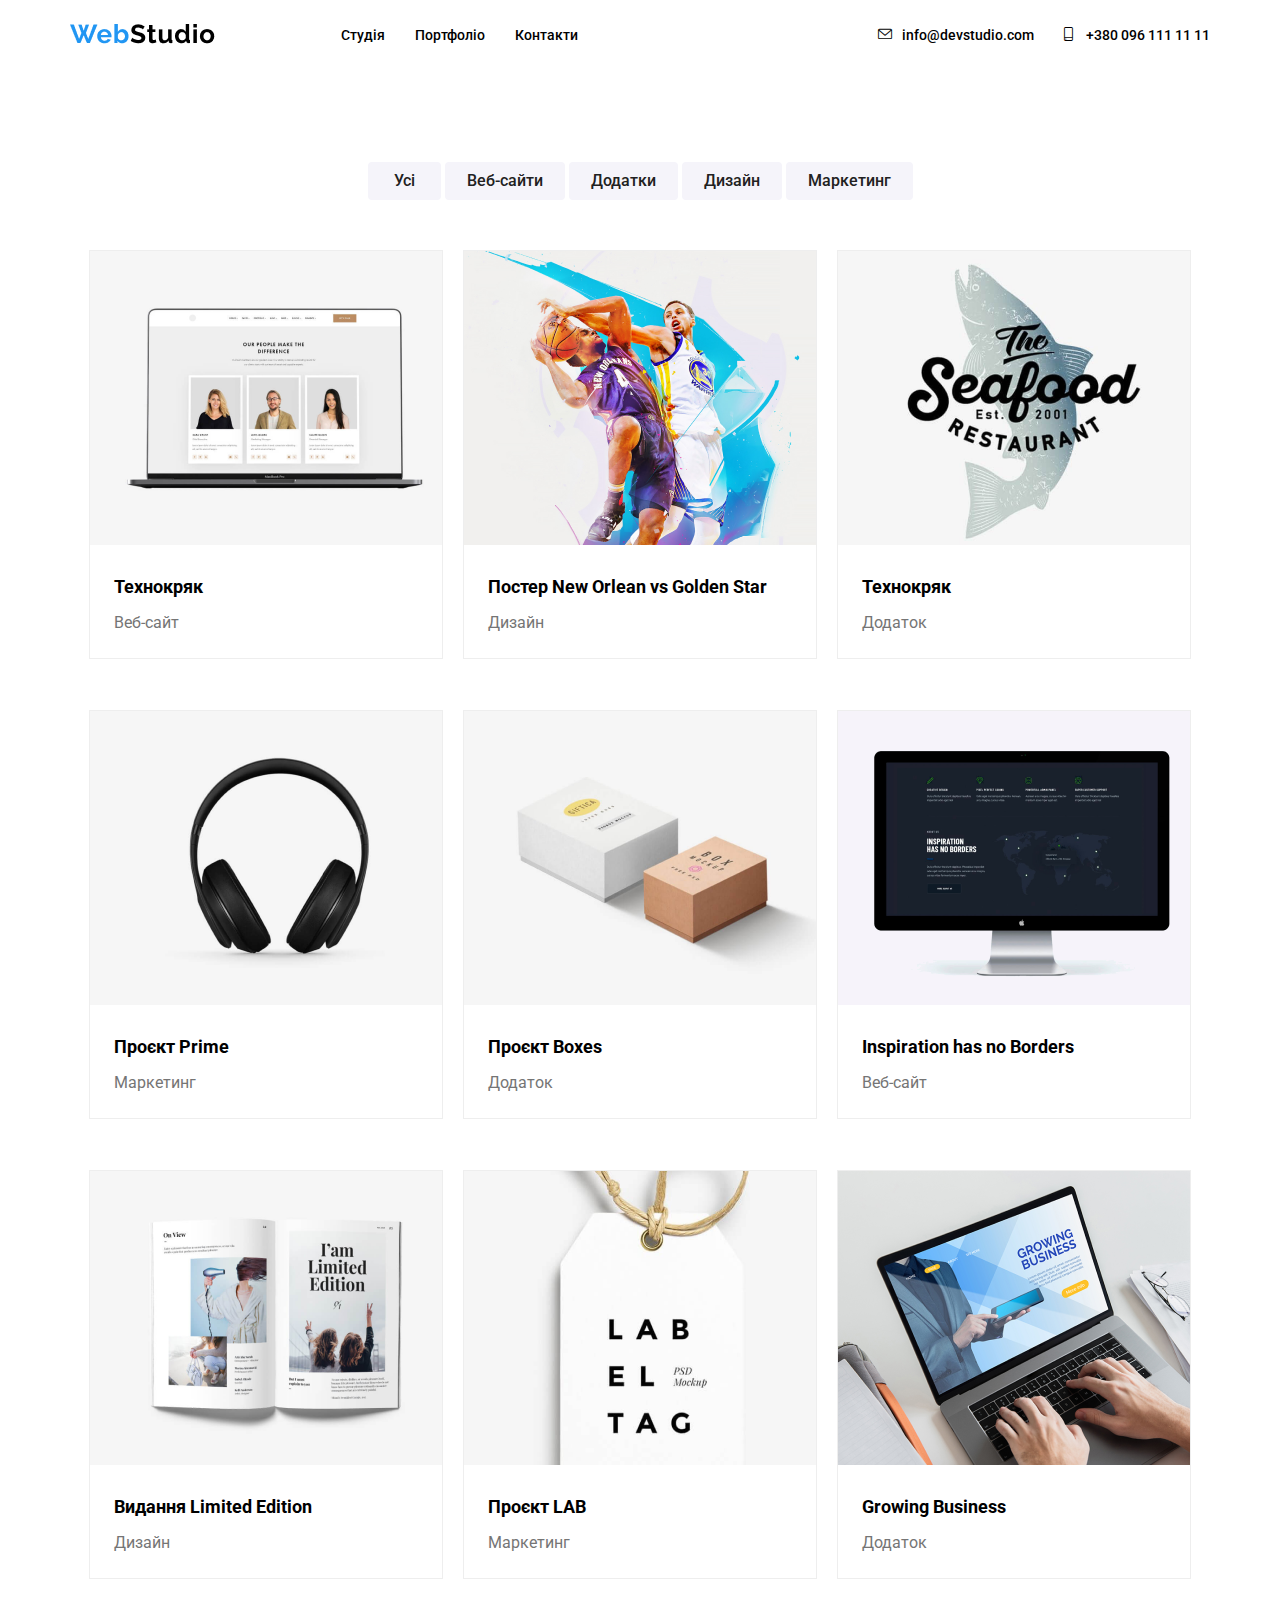
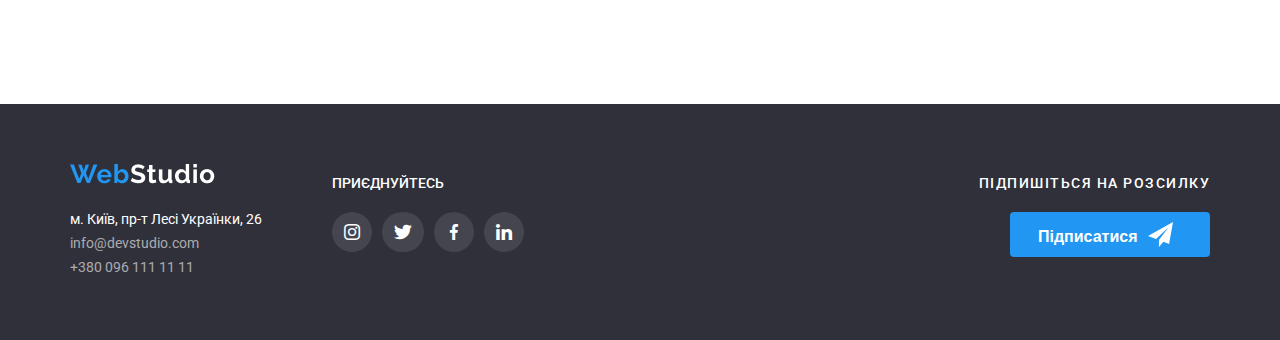
<file: portfolio.html>
<!DOCTYPE html>
<html lang="en">

<head>
  <meta charset="UTF-8" />
  <meta name="viewport" content="width=device-width, initial-scale=1.0" />
  <link rel="preconnect" href="https://fonts.googleapis.com" />
  <link rel="preconnect" href="https://fonts.gstatic.com" crossorigin />
  <link href="https://fonts.googleapis.com/css2?family=Roboto:wght@400;700;900&display=swap" rel="stylesheet" />
  <link rel="preconnect" href="https://fonts.googleapis.com">
  <link rel="preconnect" href="https://fonts.gstatic.com" crossorigin>
  <link href="https://fonts.googleapis.com/css2?family=Roboto:wght@500&display=swap" rel="stylesheet">
  <link rel="preconnect" href="css/normilize.css">
  <link rel="stylesheet" href="icons/style.css">
  <link rel="stylesheet" href="css/style.css" />
  <link rel="stylesheet" href="https://cdnjs.cloudflare.com/ajax/libs/animate.css/4.1.1/animate.min.css">
  <link rel="stylesheet" href="js/main.js">
  <title>portfolio</title>
</head>

<body>
  <!--шапка-->
  <header class="header">
    <div class="container">
      <img class="header__logo" src="webstudioimg/logo.png" alt="logo" />
      <nav class="nav">
       <div class="nav-wrap">
        <input class="nav-input" type="checkbox" id="toggle">
                    <label class="toggle" for="toggle">
                        <span></span>
                    </label>
        <ul class="nav-menu">
          <li class="nav-link"> <a class="nav__item nav__item--active nav__item-big" id="studia" href="index.html">Студія</a></li>
          <li class="nav-link"><a class="nav__item nav__item--active nav__item-big" href="portfolio.html">Портфоліо</a></li>
          <li class="nav-link"><a class="nav__item nav__item--active nav__item-big nav-item-contacts" id="header-nav-third-element" href="#">Контакти</a></li>
          <ul class="tel-and-mail">
          <li class="nav-link" id="email-link"> <a class="nav__item nav__contact tel-and-mail-item email"  href="mailto:info@devstudio.com">
            <i class="icon-envelope-hover"></i>info@devstudio.com</a></li>
          <li class="nav-link"><a class="nav__item nav__contact tel-and-mail-item phone" href="tel:+3800961111111">
            <i class="icon-smartphone"></i> +380 096 111 11 11</a></li>
          </ul>
          </ul>
       </div>
      </nav>
    </div>
  </header>
  <main>
    <!--кнопки-->
    <section class="button">
      <div class="container">
        <button class="button__item animate__animated animate__zoomIn" id="unique-button" type="button">Усі</button>
        <button class="button__item animate__animated animate__zoomIn" type="button">Веб-сайти</button>
        <button class="button__item animate__animated animate__zoomIn" type="button">Додатки</button>
        <button class="button__item button__item-pa animate__animated animate__zoomIn" type="button">Дизайн</button>
        <button class="button__item button__item-pa animate__animated animate__zoomIn" type="button">Маркетинг</button>
      </div>
    </section>
    <!--галерея-->
    <section class="gallery">
      <div class="container">
        <div class="gallery__container">
          <ul class="gallery__list animate__animated animate__fadeIn">
            <li class="gallery__item">
              <article class="gallery__card">
                <div class="gallery__thumb">
                  <picture>
                    <source srcset="./img/img-portfolio/imp-portfolio-2x-png/img.png 1x, ./img/img-portfolio/imp-portfolio-2x-png/img.png 2x" >
                    <img  class="gallery__img" src="./img/img-portfolio/imp-portfolio-2x-png/img.png" alt="item"  height="294" width="370"/>
                  </picture>
                  <div class="gallery__overlay">
                    <p class="gallery__overlay-desc">Ресурс пропонує комплексні пропозиції з різним рівнем функціоналу та сервісів. Все це дозволить відвідувачу отримати вичерпні відомості про компанію чи приватну особу.</p>
                  </div>
                </div>
                <figcaption class="gallery__caption">
                  <h3 class="gallery__title">Технокряк</h3>
                  <p class="gallery__subtitle">Веб-сайт</p>
                </figcaption>
              </article>
            </li>
            <li class="gallery__item">
              <figure class="gallery__card">
                <div class="gallery__thumb">
                  <picture>
                    <source srcset="./img/img-portfolio/img-portfolio-1x-png/gs.png 1x, ./img/img-portfolio/imp-portfolio-2x-png/gs.png 2x" >
                    <img  class="gallery__img" src="./img/img-portfolio/img-portfolio-1x-png/gs.png" alt="item"  />
                  </picture>
                  <div class="gallery__overlay">
                    <p class="gallery__overlay-desc">Ресурс пропонує комплексні пропозиції з різним рівнем функціоналу та сервісів. Все це дозволить відвідувачу отримати вичерпні відомості про компанію чи приватну особу.</p>
                  </div>
                </div>
                <figcaption class="gallery__caption">
                  <h3 class="gallery__title">Постер New Orlean vs Golden Star</h3>
                  <p class="gallery__subtitle">Дизайн</p>
                </figcaption>
              </figure>
            </li>
            <li class="gallery__item">
              <figure class="gallery__card">
                <div class="gallery__thumb">
                  <picture>
                    <source srcset="./img/img-portfolio/img-portfolio-1x-png/sea.food.png 1x, ./img/img-portfolio/imp-portfolio-2x-png/seafood.png 2x" >
                    <img  class="gallery__img" src="./img/img-portfolio/img-portfolio-1x-png/sea.food.png" alt="item"  />
                  </picture>
                  <div class="gallery__overlay">
                    <p class="gallery__overlay-desc">Ресурс пропонує комплексні пропозиції з різним рівнем функціоналу та сервісів. Все це дозволить відвідувачу отримати вичерпні відомості про компанію чи приватну особу.</p>
                  </div>
                </div>
                <figcaption class="gallery__caption">
                  <h3 class="gallery__title">Технокряк</h3>
                  <p class="gallery__subtitle">Додаток</p>
                </figcaption>
              </figure>
            </li>
            <li class="gallery__item">
              <figure class="gallery__card">
                <div class="gallery__thumb">
                  <picture>
                    <source srcset="./img/img-portfolio/img-portfolio-1x-png/headphones.png 1x, ./img/img-portfolio/imp-portfolio-2x-png/headphones.png 2x" >
                    <img  class="gallery__img" src="./img/img-portfolio/img-portfolio-1x-png/headphones.png" alt="item" />
                  </picture>
                  <div class="gallery__overlay">
                    <p class="gallery__overlay-desc">Ресурс пропонує комплексні пропозиції з різним рівнем функціоналу та сервісів. Все це дозволить відвідувачу отримати вичерпні відомості про компанію чи приватну особу.</p>
                  </div>
                </div>
                <figcaption class="gallery__caption">
                  <h3 class="gallery__title">Проєкт Prime</h3>
                  <p class="gallery__subtitle">Маркетинг</p>
                </figcaption>
              </figure>
            </li>
            <li class="gallery__item">
              <figure class="gallery__card">
                <div class="gallery__thumb">
                  <picture>
                    <source srcset="./img/img-portfolio/img-portfolio-1x-png/box.png 1x, ./img/img-portfolio/imp-portfolio-2x-png/box.png 2x" >
                    <img  class="gallery__img" src="./img/img-portfolio/img-portfolio-1x-png/box.png" alt="item" />
                  </picture>
                  <div class="gallery__overlay">
                    <p class="gallery__overlay-desc">Ресурс пропонує комплексні пропозиції з різним рівнем функціоналу та сервісів. Все це дозволить відвідувачу отримати вичерпні відомості про компанію чи приватну особу.</p>
                  </div>
                </div>
                <figcaption class="gallery__caption">
                  <h3 class="gallery__title">Проєкт Boxes</h3>
                  <p class="gallery__subtitle">Додаток</p>
                </figcaption>
              </figure>
            </li>
            <li class="gallery__item">
              <figure class="gallery__card">
                <div class="gallery__thumb">
                  <picture>
                    <source srcset="./img/img-portfolio/img-portfolio-1x-png/inspiration.png 1x, /img/img-portfolio/imp-portfolio-2x-png/inspiration.png 2x" >
                    <img  class="gallery__img" src="./img/img-portfolio/img-portfolio-1x-png/inspiration.png" alt="item"  />
                  </picture>
                  <div class="gallery__overlay">
                    <p class="gallery__overlay-desc">Ресурс пропонує комплексні пропозиції з різним рівнем функціоналу та сервісів. Все це дозволить відвідувачу отримати вичерпні відомості про компанію чи приватну особу.</p>
                  </div>
                </div>
                <figcaption class="gallery__caption">
                  <h3 class="gallery__title">Inspiration has no Borders</h3>
                  <p class="gallery__subtitle">Веб-сайт</p>
                </figcaption>
              </figure>
            </li>
            <li class="gallery__item">
              <figure class="gallery__card">
                <div class="gallery__thumb">
                  <picture>
                    <source srcset="./img/img-portfolio/img-portfolio-1x-png/book.png 1x, ./img/img-portfolio/img-portfolio-2x-png/book.png  2x" >
                    <img  class="gallery__img" src="./img/img-portfolio/img-portfolio-1x-png/book.png" alt="item"/>
                  </picture>
                  <div class="gallery__overlay">
                    <p class="gallery__overlay-desc">Ресурс пропонує комплексні пропозиції з різним рівнем функціоналу та сервісів. Все це дозволить відвідувачу отримати вичерпні відомості про компанію чи приватну особу.</p>
                  </div>
                </div>
                <figcaption class="gallery__caption">
                  <h3 class="gallery__title">Видання Limited Edition</h3>
                  <p class="gallery__subtitle">Дизайн</p>
                </figcaption>
              </figure>
            </li>
            <li class="gallery__item">
              <figure class="gallery__card">
                <div class="gallery__thumb">
                  <picture>
                    <source srcset="./img/img-portfolio/img-portfolio-1x-png/lab.png 1x, ./img/img-portfolio/imp-portfolio-2x-png/lab.png 2x" >
                    <img  class="gallery__img" src="./img/img-portfolio/img-portfolio-1x-png/lab.png" alt="item"/>
                  </picture>
                  <div class="gallery__overlay">
                    <p class="gallery__overlay-desc">Ресурс пропонує комплексні пропозиції з різним рівнем функціоналу та сервісів. Все це дозволить відвідувачу отримати вичерпні відомості про компанію чи приватну особу.</p>
                  </div>
                </div>
                <figcaption class="gallery__caption">
                  <h3 class="gallery__title">Проєкт LAB</h3>
                  <p class="gallery__subtitle">Маркетинг</p>
                </figcaption>
              </figure>
            </li>
            <li class="gallery__item">
              <figure class="gallery__card">
                <div class="gallery__thumb">
                  <picture>
                    <source srcset="./img/img-portfolio/img-portfolio-1x-png/business.png 1x, ./img/img-portfolio/imp-portfolio-2x-png/business.png 2x" >
                    <img  class="gallery__img" src="./img/img-portfolio/img-portfolio-1x-png/business.png" alt="item"/>
                  </picture>
                  <div class="gallery__overlay">
                    <p class="gallery__overlay-desc">Ресурс пропонує комплексні пропозиції з різним рівнем функціоналу та сервісів. Все це дозволить відвідувачу отримати вичерпні відомості про компанію чи приватну особу.</p>
                  </div>
                </div>
                <figcaption class="gallery__caption">
                  <h3 class="gallery__title">Growing Business</h3>
                  <p class="gallery__subtitle">Додаток</p>
                </figcaption>
              </figure>
            </li>
          </ul>
        </div>
      </div>
    </section>
  </main>
  <!--підвал-->
  <footer class="footer">
    <div class="container">
      <div class="footer__wrap">
        <div class="footer__section footer__section--left">
          <img class="footer__logo" src="webstudioimg/logo2.0.png" alt="logo" />
          <ul class="footer__list">
            <li class="footer__item">
              <a class="footer__link" id="unique-element" href="#">м. Київ, пр-т Лесі Українки, 26</a>
            </li>
            <li class="footer__item">
              <a class="footer__link" href="mailto:info@devstudio.com">info@devstudio.com</a>
            </li>
            <li class="footer__item">
              <a class="footer__link" href="tel:+3800961111111">+380 096 111 11 11</a>
            </li>
          </ul>
        </div>
        <div class="footer__section footer__section--right">
          <h4 class="footer__header">ПРИЄДНУЙТЕСЬ</h4>
          <ul class="footer__social">
            <li class="footer__social-item"><a class="footer__social-link" href="#"><i class="icon-instagram footer__social-icon"></i></a>
            </li>
            <li class="footer__social-item"><a class="footer__social-link" href="#"><i class="icon-twitter footer__social-icon"></i></a>
            </li>
            <li class="footer__social-item"><a class="footer__social-link" href="#"><i class="icon-facebook footer__social-icon"></i></a>
            </li>
            <li class="footer__social-item"><a class="footer__social-link" href="#"><i class="icon-linkedin footer__social-icon"></i></a>
            </li>
          </ul>
        </div>
        <div class="footer__section footer__section--form">
          <h4 class="footer__header--form">ПІДПИШІТЬСЯ НА РОЗСИЛКУ</h4>
          <form class="footer__form">
            <label>
              <input class="footer__input" type="email" name="email" placeholder="E-mail" required
                pattern="[a-zA-Z0-9._%+-]+@[a-zA-Z0-9.-]+\.[a-zA-Z]{2,}$">
            </label>
            <button class="footer__submit-btn" type="submit">
              <p>Підписатися</p><img src="icons/icon-send-telegram.svg" alt="icon">
            </button>
          </form>
        </div>
      </div>
    </div>
  </footer>
  <script src="js/main.js"></script>
</body>

</html>
</file>
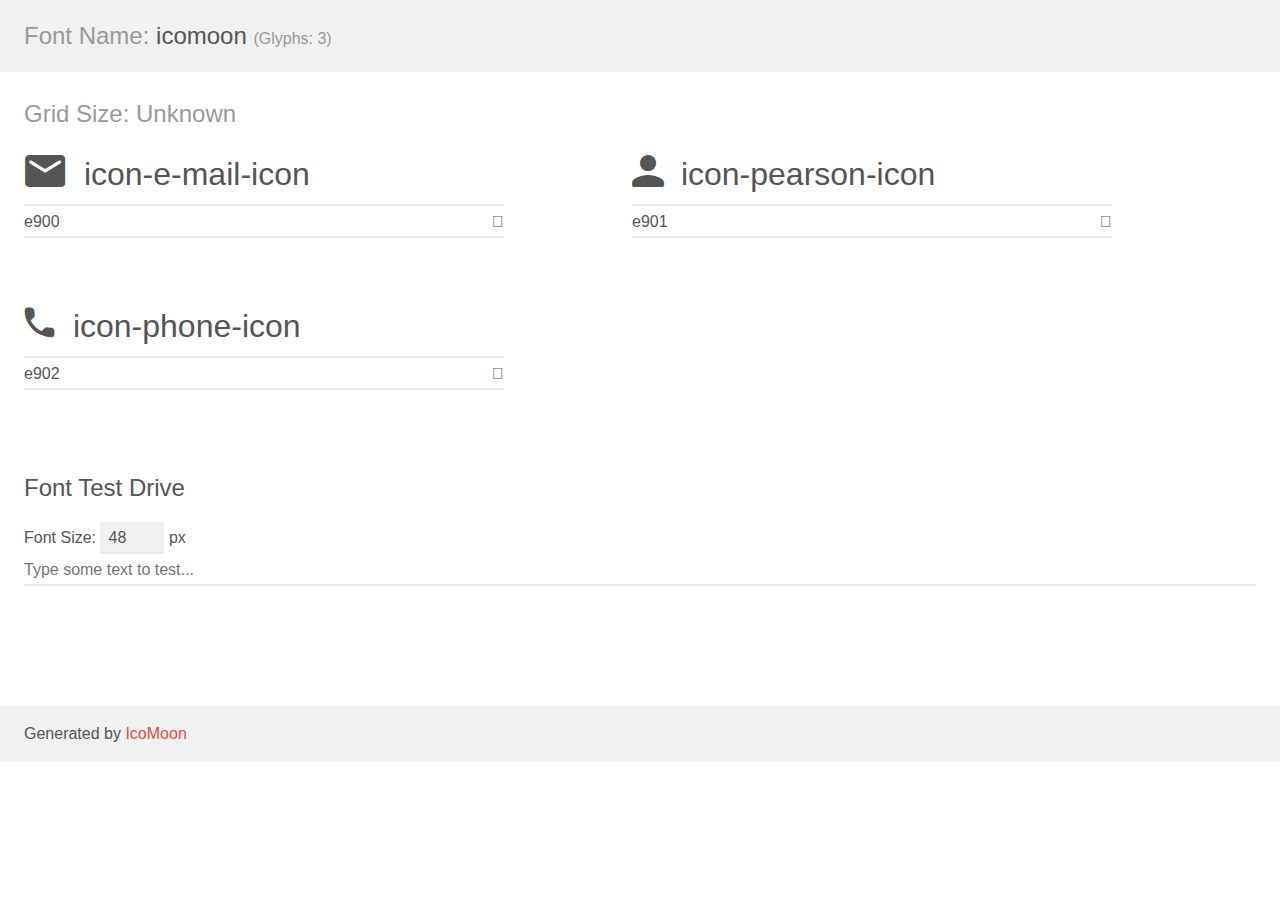
<file: icons/modal-icons/demo.html>
<!doctype html>
<html>
<head>
    <meta charset="utf-8">
    <title>IcoMoon Demo</title>
    <meta name="description" content="An Icon Font Generated By IcoMoon.io">
    <meta name="viewport" content="width=device-width, initial-scale=1">
    <link rel="stylesheet" href="demo-files/demo.css">
    <link rel="stylesheet" href="style.css"></head>
<body>
    <div class="bgc1 clearfix">
        <h1 class="mhmm mvm"><span class="fgc1">Font Name:</span> icomoon <small class="fgc1">(Glyphs:&nbsp;3)</small></h1>
    </div>
    <div class="clearfix mhl ptl">
        <h1 class="mvm mtn fgc1">Grid Size: Unknown</h1>
        <div class="glyph fs1">
            <div class="clearfix bshadow0 pbs">
                <span class="icon-e-mail-icon"></span>
                <span class="mls"> icon-e-mail-icon</span>
            </div>
            <fieldset class="fs0 size1of1 clearfix hidden-false">
                <input type="text" readonly value="e900" class="unit size1of2" />
                <input type="text" maxlength="1" readonly value="&#xe900;" class="unitRight size1of2 talign-right" />
            </fieldset>
            <div class="fs0 bshadow0 clearfix hidden-true">
                <span class="unit pvs fgc1">liga: </span>
                <input type="text" readonly value="" class="liga unitRight" />
            </div>
        </div>
        <div class="glyph fs1">
            <div class="clearfix bshadow0 pbs">
                <span class="icon-pearson-icon"></span>
                <span class="mls"> icon-pearson-icon</span>
            </div>
            <fieldset class="fs0 size1of1 clearfix hidden-false">
                <input type="text" readonly value="e901" class="unit size1of2" />
                <input type="text" maxlength="1" readonly value="&#xe901;" class="unitRight size1of2 talign-right" />
            </fieldset>
            <div class="fs0 bshadow0 clearfix hidden-true">
                <span class="unit pvs fgc1">liga: </span>
                <input type="text" readonly value="" class="liga unitRight" />
            </div>
        </div>
        <div class="glyph fs1">
            <div class="clearfix bshadow0 pbs">
                <span class="icon-phone-icon"></span>
                <span class="mls"> icon-phone-icon</span>
            </div>
            <fieldset class="fs0 size1of1 clearfix hidden-false">
                <input type="text" readonly value="e902" class="unit size1of2" />
                <input type="text" maxlength="1" readonly value="&#xe902;" class="unitRight size1of2 talign-right" />
            </fieldset>
            <div class="fs0 bshadow0 clearfix hidden-true">
                <span class="unit pvs fgc1">liga: </span>
                <input type="text" readonly value="" class="liga unitRight" />
            </div>
        </div>
    </div>

    <!--[if gt IE 8]><!-->
    <div class="mhl clearfix mbl">
        <h1>Font Test Drive</h1>
        <label>
            Font Size: <input id="fontSize" type="number" class="textbox0 mbm"
            min="8" value="48" />
            px
        </label>
        <input id="testText" type="text" class="phl size1of1 mvl"
        placeholder="Type some text to test..." value=""/>
        <div id="testDrive" class="icon-" style="font-family: icomoon">&nbsp;
        </div>
    </div>
    <!--<![endif]-->
    <div class="bgc1 clearfix">
        <p class="mhl">Generated by <a href="https://icomoon.io/app">IcoMoon</a></p>
    </div>

    <script src="demo-files/demo.js"></script>
</body>
</html>
</file>
<file: icons/style.css>
@font-face {
  font-family: 'icomoon';
  src:  url('fonts/icomoon.eot?1i7qrq');
  src:  url('fonts/icomoon.eot?1i7qrq#iefix') format('embedded-opentype'),
    url('fonts/icomoon.ttf?1i7qrq') format('truetype'),
    url('fonts/icomoon.woff?1i7qrq') format('woff'),
    url('fonts/icomoon.svg?1i7qrq#icomoon') format('svg');
  font-weight: normal;
  font-style: normal;
  font-display: block;
}

[class^="icon-"], [class*=" icon-"] {
  /* use !important to prevent issues with browser extensions that change fonts */
  font-family: 'icomoon' !important;
  speak: never;
  font-style: normal;
  font-weight: normal;
  font-variant: normal;
  text-transform: none;
  line-height: 1;

  /* Better Font Rendering =========== */
  -webkit-font-smoothing: antialiased;
  -moz-osx-font-smoothing: grayscale;
}

.icon-antenna:before {
  content: "\e900";
}
.icon-astronaut:before {
  content: "\e901";
}
.icon-clock:before {
  content: "\e902";
}
.icon-diagram:before {
  content: "\e903";
}
.icon-envelope-hover:before {
  content: "\e904";
}
.icon-facebook:before {
  content: "\e911";
}
.icon-instagram:before {
  content: "\e905";
}
.icon-linkedin:before {
  content: "\e906";
}
.icon-Logo1:before {
  content: "\e907";
}
.icon-Logo2:before {
  content: "\e908";
}
.icon-Logo3:before {
  content: "\e909";
}
.icon-Logo4:before {
  content: "\e90a";
}
.icon-Logo5:before {
  content: "\e90b";
}
.icon-Logo6:before {
  content: "\e90c";
}
.icon-smartphone:before {
  content: "\e90d";
}
.icon-twitter:before {
  content: "\e90e";
}
.icon-WebStudio-1:before {
  content: "\e90f";
}
.icon-WebStudio:before {
  content: "\e910";
}
</file>
<file: css/style.css>
@charset "UTF-8";
* {
  margin: 0;
  padding: 0;
}

body {
  font-family: "Roboto", sans-serif;
  margin: 0;
}

.container {
  width: 1170px;
  margin: 0px auto;
  padding: 0px 15px;
}

.footer__link:hover, #unique-element:hover, .modal__close-btn:hover {
  color: #2196f3;
  text-decoration: none;
  transition: color 250ms cubic-bezier(0.4, 0, 0.2, 1);
}

.modal__close-btn {
  position: fixed;
  top: 8px;
  right: 8px;
  width: 30px;
  height: 30px;
  border-radius: 50%;
  border: 1px solid rgba(0, 0, 0, 0.1);
  background-color: white;
  color: #000000;
  font-size: 20px;
  cursor: pointer;
  transition: color 250ms ease;
}

.footer__submit-btn {
  display: flex;
  border: none;
  border-radius: 4px;
  width: 200px;
  height: 45px;
  padding: 10px 28px;
  background-color: #2196f3;
  color: white;
  cursor: pointer;
}

.header {
  padding: 24px 0;
}
.header .container {
  display: flex;
  align-items: center;
  flex-direction: row;
  justify-content: space-between;
}

.nav .nav__item {
  font-family: "Roboto", sans-serif;
  font-size: 14px;
  font-weight: 500;
  color: #000;
  text-decoration: none;
  line-height: 114%;
  transition: color 250ms cubic-bezier(0.4, 0, 0.2, 1);
}
.nav .nav__item:not(:last-child) {
  margin-right: 30px;
}
.nav .nav__item:hover {
  color: #2196f3;
  text-decoration: none;
  transition: color 250ms cubic-bezier(0.4, 0, 0.2, 1);
}

.nav__item {
  color: #2196f3;
}
.nav__item--active {
  color: #2f303a;
  position: relative;
  padding-bottom: 24px;
  transition: color 250ms ease;
}
.nav__item:hover::after {
  content: "";
  position: absolute;
  width: 100%;
  height: 4px;
  border: none;
  border-radius: 2px;
  background-color: #2196f3;
  bottom: 0;
  left: 0;
  transition: color 250ms cubic-bezier(0.4, 0, 0.2, 1);
}

#header-nav-third-element {
  margin-right: 314px;
}

.icon-envelope-hover {
  margin: 2px 10px 2px 0;
}

.icon-smartphone {
  margin-right: 10px;
}

.main-page .container {
  display: flex;
  flex-direction: column;
  align-items: center;
}

.main-page {
  max-width: 1920px;
  background-repeat: no-repeat;
  background-size: cover;
  padding: 200px 0;
  position: relative;
  width: 100%;
  background-image: url("../webstudioimg/bgheader.jpg");
}
.main-page::before {
  content: "";
  position: absolute;
  top: 0;
  left: 0;
  width: 100%;
  height: 100%;
  background-color: rgba(47, 48, 58, 0.4);
  z-index: 1;
}

.main-page__elements {
  z-index: 2;
  text-align: center;
}

.main-page__header {
  color: white;
  width: 696px;
  font-size: 44px;
  font-weight: 900;
  line-height: 136%;
  margin-bottom: 30px;
  text-align: center;
  transform: translateY(90%);
  animation: slideUp 1s forwards;
}

@keyframes slideUp {
  from {
    opacity: 0;
    transform: translateY(50%);
  }
  to {
    opacity: 1;
    transform: translateY(0);
  }
}
.main-page__btn {
  background-color: #2196f3;
  color: #fff;
  font-size: 16px;
  font-weight: 700;
  line-height: 187%;
  border: none;
  border-radius: 4px;
  letter-spacing: 1.5px;
  cursor: pointer;
  transition: color 250ms ease;
  padding: 10px 32px;
}
.main-page__btn:hover {
  box-shadow: 0 4px 4px 0 rgba(0, 0, 0, 0.3);
  transition: color 250ms cubic-bezier(0.4, 0, 0.2, 1);
}

.backdrop {
  position: fixed;
  top: 0;
  left: 0;
  width: 100%;
  height: 100%;
  background-color: rgba(0, 0, 0, 0.5);
  opacity: 1;
  transition: transform 250ms cubic-bezier(0.4, 0, 0.2, 1), opacity 250ms cubic-bezier(0.4, 0, 0.2, 1);
}
.backdrop.is-hidden {
  opacity: 0;
  pointer-events: none;
}

.no-scroll {
  overflow: hidden;
}

.modal {
  position: fixed;
  top: 50%;
  left: 50%;
  max-width: 528px;
  max-height: 581px;
  padding: 40px;
  background-color: rgb(255, 255, 255);
  transform: translate(-50%, -50%);
  transition: transform 250ms cubic-bezier(0.4, 0, 0.2, 1) 0.5s;
}
.modal.form {
  margin: 0;
  width: 528px;
}

.form__input-container--name,
.form__input-container--phone,
.form__input-container--email {
  position: relative;
}
.form__input-container--name::before,
.form__input-container--phone::before,
.form__input-container--email::before {
  padding: 3px;
  position: absolute;
  top: 22px;
  left: 15px;
  transform: translateY(-50%);
  transition: color 250ms ease;
}
.form__input-container--name.form__input-container--name::before,
.form__input-container--phone.form__input-container--name::before,
.form__input-container--email.form__input-container--name::before {
  content: url("../webstudioimg/person-black-18dp 1.svg");
}
.form__input-container--name.form__input-container--phone::before,
.form__input-container--phone.form__input-container--phone::before,
.form__input-container--email.form__input-container--phone::before {
  content: url("../webstudioimg/phone-black-18dp 1.svg");
}
.form__input-container--name.form__input-container--email::before,
.form__input-container--phone.form__input-container--email::before,
.form__input-container--email.form__input-container--email::before {
  content: url("../webstudioimg/email-black-18dp 1.svg");
}

.form__input-container--name::before:focus,
.form__input-container--phone::before:focus,
.form__input-container--email::before:focus {
  color: #2196f3;
  transition: color 250ms cubic-bezier(0.4, 0, 0.2, 1);
}

/* Кнопка закрити */
/* Заголовок */
.form__title {
  text-align: center;
  font-size: 20px;
  font-weight: 700;
  line-height: auto;
  letter-spacing: 1.5px;
  margin-bottom: 12px;
}

/* Інпути */
.form__input {
  padding: 11px 12px;
  border: 1px solid #dcdcdc;
  border-radius: 10px;
  margin-bottom: 10px;
  resize: none;
  width: 90%;
}

.form__textarea {
  width: 96%;
}

.form__input-container--name input[type=text],
.form__input-container--phone input[type=tel],
.form__input-container--email input[type=email] {
  padding-left: 42px;
}

.form__label {
  font-size: 14px;
  font-weight: 400;
  line-height: 171%;
  letter-spacing: 1px;
  transition: color 250ms ease;
}
.form__label:focus-within {
  border-color: #2196f3;
  outline: none;
  transition: color 250ms cubic-bezier(0.4, 0, 0.2, 1);
}
.form__label .form__label-header {
  color: #757575;
  padding-bottom: 4px;
  font-size: 12px;
  font-weight: 400;
  line-height: auto;
  text-align: start;
}

.form__input {
  transition: color 250ms ease;
}
.form__input:focus {
  border-color: #2196f3;
  outline: none;
  transition: color 250ms cubic-bezier(0.4, 0, 0.2, 1);
}

.form__textarea {
  transition: color 250ms ease;
}
.form__textarea:focus {
  border-color: #2196f3;
  outline: none;
  transition: color 250ms cubic-bezier(0.4, 0, 0.2, 1);
}

/* Checkbox */
.form__checkbox-link {
  color: #2196f3;
}

/* Кнопка відправити */
.form__submit-btn {
  background-color: #2196f3;
  color: #fff;
  font-size: 16px;
  font-weight: 700;
  line-height: 187%;
  border: none;
  border-radius: 4px;
  letter-spacing: 2px;
  cursor: pointer;
  transition: color 250ms ease;
  padding: 10px 52px;
  align-self: center;
  width: -moz-fit-content;
  width: fit-content;
  margin-top: 23px;
}
.form__submit-btn:hover {
  box-shadow: 0 4px 4px 0 rgba(0, 0, 0, 0.3);
  transition: color 250ms cubic-bezier(0.4, 0, 0.2, 1);
}

.benefits {
  font-size: 14px;
  font-weight: 400;
  color: #757575;
  line-height: 170%;
  padding: 94px 0;
  flex-wrap: wrap;
}
.benefits .container {
  display: flex;
  gap: 30px;
}

.benefits__item {
  width: 270px;
}

.benefits__header {
  font-size: 14px;
  font-weight: 700;
  color: #000;
  line-height: 114%;
  margin-top: 30px;
  margin-bottom: 10px;
}

.benefits__item::before {
  content: "";
  display: block;
  width: 100%;
  height: 120px;
  background-size: cover;
}

.benefits__item--attention::before {
  background-image: url("../webstudioimg/icon1.svg");
}

.benefits__item--punctuality::before {
  background-image: url("../webstudioimg/icon2.svg");
}

.benefits__item--plan::before {
  background-image: url("../webstudioimg/icon3.svg");
}

.benefits__item--technology::before {
  background-image: url("../webstudioimg/icon4.svg");
}

.what-we-do__header {
  font-family: "Roboto", sans-serif;
  font-size: 36px;
  font-weight: 700;
  line-height: 116%;
  color: #000;
  margin: 0 auto;
  padding-bottom: 50px;
  text-align: center;
}

.what-we-do__wrap {
  padding: 50px 0 94px 0;
  justify-content: center;
  gap: 30px;
  display: flex;
}

.what-we-do__thumb {
  position: relative;
}

.what-we-do__img {
  display: block;
}

.what-we-do__desc {
  position: absolute;
  bottom: 0;
  left: 0;
  right: 0;
  text-align: center;
  padding: 27px 108px;
  font-size: 14px;
  font-weight: 500;
  letter-spacing: 3%;
  color: white;
  background-color: rgba(47, 48, 58, 0.8);
}

.what-we-do__desc {
  padding: 27px 95px;
}

.our-team {
  padding: 94px 0;
  background-color: #f5f4fa;
}

.our-team-wrap__item {
  box-shadow: 0 4px 5px 0 rgba(0, 0, 0, 0.3);
}

.figure__figcaption {
  text-align: center;
  padding-bottom: 30px;
}

.our-team-header {
  font-size: 36px;
  font-weight: 700;
  line-height: 116%;
  color: #000;
  margin: 0 auto;
  padding-bottom: 50px;
  text-align: center;
}

.figure__title {
  font-size: 16px;
  font-weight: 500;
  color: #000;
  line-height: 117%;
  padding-top: 30px;
  margin: 0 auto;
}

.figure__dsc {
  font-size: 16px;
  font-weight: 400;
  color: #757575;
  line-height: 117%;
  padding-top: 10px;
  margin: 0 auto;
}

.figure__img {
  width: 270px;
  height: 260px;
}

.our-team-wrap {
  display: flex;
  justify-content: center;
  gap: 30px;
}

.figure {
  background-color: #fff;
}

.figure__icon-list {
  margin-top: 16px;
  list-style: none;
  display: flex;
  justify-content: center;
}

.icon-list__link {
  text-decoration: none;
}

.icon-list__icon {
  color: #757575;
  font-size: 16px;
  padding: 12px;
  background-color: none;
  transition: color 0.5s ease, background-color 250ms ease;
  border-radius: 35px;
}
.icon-list__icon:hover:hover {
  color: white;
  background-color: #2196f3;
  transition: color 250ms cubic-bezier(0.4, 0, 0.2, 1);
}

.regular-customers {
  margin: 94px 0;
}

.regular-customers__header {
  font-family: "Roboto", sans-serif;
  font-size: 36px;
  font-weight: 700;
  line-height: 116%;
  color: #000;
  margin: 0 auto;
  padding-bottom: 50px;
  text-align: center;
}

.regular-customers__list {
  padding: 0;
  list-style: none;
  display: flex;
  gap: 35px;
}

.regular-customers__link {
  text-decoration: none;
}

.regular-customers__icon {
  font-size: 56.5px;
  color: #757575;
  transition: color 0.5s;
  padding: 16px 32px;
  border: 1px solid #757575;
  border-radius: 4px;
  transition: color 0.5s ease, border-color 0.5s ease;
}
.regular-customers__icon:hover {
  color: #2196f3;
  border: 1px solid #2196f3;
  transition: color 250ms cubic-bezier(0.4, 0, 0.2, 1);
}

.footer {
  padding: 60px 0;
  background-color: #2f303a;
  list-style: none;
}

.footer__wrap {
  display: flex;
}

.footer__list {
  list-style: none;
  padding-top: 20px;
  padding-left: 0;
}

#unique-element {
  color: #fff;
  transition: color 250ms ease;
}
.footer__link {
  font-size: 14px;
  font-weight: 400;
  line-height: 171%;
  color: rgba(255, 255, 255, 0.6);
  text-decoration: none;
  transition: color 250ms ease;
}
.footer__section--right {
  margin: 12px 0 0 70px;
}

.footer__header {
  font-size: 14px;
  font-weight: 500;
  color: #fff;
  line-height: 114%;
  margin-bottom: 20px;
}

.footer__social-link {
  display: flex;
  justify-content: space-between;
}

.footer__social {
  margin-top: 16px;
  list-style: none;
  display: flex;
}

.footer__social-item:not(:last-child) {
  margin-right: 10px;
}

.footer__social-link {
  text-decoration: none;
}

.footer__social-icon {
  color: white;
  font-size: 16px;
  padding: 12px;
  background-color: rgba(255, 255, 255, 0.1);
  transition: color 0.5s ease, background-color 250ms ease;
  border-radius: 35px;
}
.footer__social-icon:hover {
  transition: color 250ms cubic-bezier(0.4, 0, 0.2, 1);
}
.footer__social-icon:hover:hover {
  color: white;
  background-color: #2196f3;
  transition: color 250ms cubic-bezier(0.4, 0, 0.2, 1);
}

/*форма футер */
.footer__section--form {
  margin-left: auto;
  margin-top: 12px;
  float: right;
}

.footer__header--form {
  font-size: 14px;
  font-weight: 500;
  color: #fff;
  line-height: 114%;
  margin-bottom: 20px;
  letter-spacing: 1.5px;
}

.footer__form {
  display: flex;
  justify-content: flex-end;
}

.footer__input {
  padding: 15px 16px;
  border: 1px solid rgba(255, 255, 255, 0.3);
  background-color: rgba(33, 150, 243, 0);
  border-radius: 4px;
  margin-bottom: 10px;
  resize: none;
  width: 326px;
  margin-right: 12px;
}

.footer__submit-btn p {
  font-size: 16px;
  font-weight: 700;
  line-height: 187%;
  margin-right: 10px;
}

.header {
  padding: 24px 0;
}
.header .container {
  display: flex;
  align-items: center;
  flex-direction: row;
  justify-content: space-between;
}

.nav .nav__item {
  font-family: "Roboto", sans-serif;
  font-size: 14px;
  font-weight: 500;
  color: #000;
  text-decoration: none;
  line-height: 114%;
  transition: color 250ms cubic-bezier(0.4, 0, 0.2, 1);
}
.nav .nav__item:not(:last-child) {
  margin-right: 30px;
}
.nav .nav__item:hover {
  color: #2196f3;
  text-decoration: none;
  transition: color 250ms cubic-bezier(0.4, 0, 0.2, 1);
}

.nav-menu {
  list-style: none;
  display: flex;
}

.nav__item {
  color: #2196f3;
}
.nav__item--active {
  color: #2f303a;
  position: relative;
  padding-bottom: 24px;
  transition: color 250ms ease;
}
.nav__item:hover::after {
  content: "";
  position: absolute;
  width: 100%;
  height: 4px;
  border: none;
  border-radius: 2px;
  background-color: #2196f3;
  bottom: 0;
  left: 0;
  transition: color 250ms cubic-bezier(0.4, 0, 0.2, 1);
}

.nav__item-big {
  margin-right: 30px;
}

.tel-and-mail {
  list-style: none;
  display: flex;
  justify-content: space-between;
}

#header-nav-third-element {
  margin-right: 300px;
}

.icon-envelope-hover {
  margin: 2px 10px 2px 0;
}

.icon-smartphone {
  margin-right: 10px;
  margin-left: 30px;
}

/*menu*/
.nav_menu {
  list-style: none;
  display: flex;
  align-items: center;
  justify-content: space-between;
}

.toggle {
  z-index: 6;
}

input[type=checkbox],
label {
  display: none;
}

.button {
  padding-top: 94px;
}
.button .container {
  text-align: center;
}

.button__item {
  padding: 6px 22px;
  cursor: pointer;
  color: #212121;
  background-color: #F5F4FA;
  border-radius: 4px;
  border: none;
  font-weight: 500;
  line-height: 162%;
  font-size: 16px;
  font-family: "Roboto", sans-serif;
  transition: color 250ms ease, background-color 250ms ease, box-shadow 250ms ease;
}
.button__item:hover {
  color: #fff;
  background-color: #2196f3;
  box-shadow: 0 4px 4px 0 rgba(0, 0, 0, 0.3);
  transition: color 250ms cubic-bezier(0.4, 0, 0.2, 1);
}

#unique-button {
  width: 73px;
  height: 38px;
}

.gallery {
  padding: 50px 0 94px 0;
}
.gallery .gallery__container {
  display: flex;
  flex-wrap: wrap;
}

.gallery__list {
  display: flex;
  gap: 20px;
  flex-wrap: wrap;
  list-style: none;
  justify-content: center;
}

.gallery__item {
  width: 354px;
  height: 440px;
}

.gallery__card {
  border: 1px solid #EEEEEE;
  flex: 1 1 calc((100% - 40px) / 3); /* Три колонки */
  box-sizing: border-box;
}

.gallery__card {
  position: relative;
  overflow: hidden;
  cursor: pointer;
  transition: box-shadow 250ms ease;
}
.gallery__card:hover {
  box-shadow: 0 10px 10px -5px rgba(0, 0, 0, 0.3);
}

.gallery__caption {
  padding-left: 24px;
  padding-bottom: 20px;
  background-color: white;
  z-index: 2;
}

.gallery__title {
  font-size: 18px;
  font-weight: bold;
  line-height: 200%;
  padding-top: 20px;
  margin: 0 auto;
}

.gallery__subtitle {
  font-size: 16px;
  font-weight: 400;
  line-height: 180%;
  color: #757575;
  padding-top: 4px;
  margin: 0 auto;
}

/* card overlay */
.gallery__thumb {
  position: relative;
  width: 100%;
  z-index: -1;
}

.gallery__overlay {
  position: absolute;
  top: 0;
  left: 0;
  right: 0;
  bottom: 0;
  background-color: rgba(33, 150, 243, 0.9);
  color: #ffffff;
  display: flex;
  justify-content: center;
  padding: 63px 24px;
  transform: translateY(100%);
  transition: transform 0.5s ease;
  z-index: 1;
}

.gallery__item:hover .gallery__overlay {
  transform: translateY(0);
}

.gallery__overlay .gallery__img {
  transform: scale(1);
}

.gallery__overlay:hover .gallery__img {
  transform: scale(1.5);
  transition: transform 0.5s ease;
}

.gallery__overlay:hover > .gallery__overlay-desc {
  transform: translateY(0);
  transition: transform 0.5s ease;
}

.gallery__overlay-desc {
  font-size: 18px;
  font-weight: 400;
  line-height: 155%;
  color: white;
}

.footer {
  padding: 60px 0;
  background-color: #2f303a;
  list-style: none;
}

.footer__wrap {
  display: flex;
}

.footer__list {
  list-style: none;
  padding-top: 20px;
  padding-left: 0;
}

#unique-element {
  color: #fff;
  transition: color 250ms ease;
}
.footer__link {
  font-size: 14px;
  font-weight: 400;
  line-height: 171%;
  color: rgba(255, 255, 255, 0.6);
  text-decoration: none;
  transition: color 250ms ease;
}
.footer__section--right {
  margin: 12px 0 0 70px;
}

.footer__header {
  font-size: 14px;
  font-weight: 500;
  color: #fff;
  line-height: 114%;
  margin-bottom: 20px;
}

.footer__social-link {
  display: flex;
  justify-content: space-between;
}

.footer__social {
  margin-top: 16px;
  list-style: none;
  display: flex;
}

.footer__social-item:not(:last-child) {
  margin-right: 10px;
}

.footer__social-link {
  text-decoration: none;
}

.footer__social-icon {
  color: white;
  font-size: 16px;
  padding: 12px;
  background-color: rgba(255, 255, 255, 0.1);
  transition: color 0.5s ease, background-color 250ms ease;
  border-radius: 35px;
}
.footer__social-icon:hover:hover {
  color: white;
  background-color: #2196f3;
  transition: color 250ms cubic-bezier(0.4, 0, 0.2, 1);
}

/*форма футер */
.footer__section--form {
  margin-left: auto;
  margin-top: 12px;
  float: right;
}

.footer__header--form {
  font-size: 14px;
  font-weight: 500;
  color: #fff;
  line-height: 114%;
  margin-bottom: 20px;
  letter-spacing: 1.5px;
}

.footer__form {
  display: flex;
  justify-content: flex-end;
}

.footer__input {
  padding: 15px 16px;
  border: 1px solid rgba(255, 255, 255, 0.3);
  background-color: rgba(33, 150, 243, 0);
  border-radius: 4px;
  margin-bottom: 10px;
  resize: none;
  width: 326px;
  margin-right: 12px;
}

.footer__submit-btn p {
  font-size: 16px;
  font-weight: 700;
  line-height: 187%;
  margin-right: 10px;
}

/* Extra Large: 1200px - 1300px */
@media (max-width: 1300px) {
  .container {
    max-width: 1140px;
  }
}
/* Large: 992px - 1199px */
@media (max-width: 1199px) {
  .container {
    max-width: 960px;
  }
  .tel-and-mail {
    display: block;
  }
  #header-nav-third-element {
    margin-right: 300px;
  }
  .icon-smartphone {
    margin-right: 10px;
    margin-left: 0;
  }
  .nav-menu {
    align-items: center;
  }
  .gallery__list {
    justify-content: space-between;
  }
  .gallery__item {
    width: 300px;
    height: 390px;
  }
  .gallery__card {
    border: 1px solid #EEEEEE;
    flex: 1 1 calc((100% - 40px) / 3); /* Три колонки */
    box-sizing: border-box;
  }
  .gallery__img {
    max-width: 100%;
    height: auto;
  }
}
/* Medium: 768px - 991px */
@media (max-width: 991px) {
  .container {
    width: 720px;
    display: flex;
    gap: 20px;
    flex-wrap: wrap;
    list-style: none;
    padding: 0;
    margin: 0 auto;
    justify-content: center;
  }
  .tel-and-mail {
    display: block;
  }
  #header-nav-third-element {
    margin-right: 100px;
  }
  .nav-menu {
    align-items: center;
  }
  .form__input {
    margin-bottom: 0;
  }
  .form__input-container--name input[type=text],
  .form__input-container--phone input[type=tel],
  .form__input-container--email input[type=email] {
    padding-left: 32px;
  }
  .form {
    width: 370px;
  }
  .form__label--checkbox {
    display: block;
  }
  .benefits {
    justify-content: center;
  }
  .benefits .benefits__item {
    width: 340px;
    border: 1px solid #eeeeee;
    box-sizing: border-box;
  }
  .what-we-do__wrap {
    display: flex;
    flex-wrap: wrap;
  }
  .what-we-do__wrap .what-we-do__thumb {
    flex-basis: calc((100% - 20px) / 2);
  }
  .what-we-do__wrap .what-we-do__img {
    height: auto;
  }
  .our-team-wrap {
    display: flex;
    gap: 20px;
    flex-wrap: wrap;
    list-style: none;
  }
  .our-team-wrap .our-team-wrap__item {
    flex-basis: calc((100% - 20px) / 2);
    box-sizing: border-box;
  }
  .our-team-wrap .our-team-wrap__item .figure__img {
    width: 100%;
    height: auto;
  }
  .regular-customers__list {
    flex-wrap: wrap;
    gap: 20px;
  }
  .regular-customers__list .regular-customers__item:nth-last-child(-n+3) {
    margin-top: 35px;
  }
  .regular-customers__list .regular-customers__icon {
    padding: 16px 60px;
  }
  .footer__wrap {
    flex-wrap: wrap;
    gap: 20px;
    justify-content: space-between;
    flex-wrap: wrap;
    align-items: center;
  }
  .footer__section--left {
    display: flex;
    flex-direction: column;
    align-items: center;
  }
  .footer__section--left .footer__list {
    display: flex;
    flex-direction: column;
    align-items: center;
  }
  .footer__section--right {
    display: flex;
    flex-direction: column;
    align-items: center;
    margin-top: 0;
  }
  .footer__section--form {
    flex-wrap: wrap;
    gap: 20px;
    margin-right: 166px;
  }
  .footer__section--form .footer__header--form {
    text-align: center;
  }
  .footer__section--form .footer__form {
    flex-direction: column;
    align-items: center;
  }
  .footer__section--form .footer__section--form--item {
    flex-basis: calc((100% - 20px) / 2);
  }
  .gallery__list {
    display: flex;
    gap: 20px;
    flex-wrap: wrap;
    list-style: none;
  }
  .gallery__item {
    flex-basis: calc((100% - 20px) / 2);
    box-sizing: border-box;
  }
  .gallery__item {
    width: 354px;
    height: 440px;
  }
  .gallery__img {
    width: 100%;
    height: auto;
  }
}
/* Small: 0px - 480px */
@media (max-width: 767px) {
  .container {
    max-width: 540px;
    display: flex;
    gap: 20px;
    flex-wrap: wrap;
    list-style: none;
    padding: 0;
    margin: 0 auto;
    justify-content: center;
  }
  .main-page {
    background-position-x: center;
  }
  .main-page .main-page__header {
    width: 360px;
    font-size: 26px;
  }
  .form__label--checkbox {
    display: block;
  }
  .form {
    width: 370px;
  }
  .benefits__item {
    width: 450px;
    height: auto;
  }
  .what-we-do__header {
    font-size: 28px;
  }
  .what-we-do__header .what-we-do__wrap {
    display: block;
    flex-direction: column;
    justify-content: center;
  }
  .what-we-do__header .what-we-do__thumb {
    display: block;
    flex-basis: 100%;
  }
  .what-we-do__header .what-we-do__img {
    width: 70%;
    height: auto;
  }
  .our-team {
    display: block;
    flex-direction: column;
    /* Розміщує елементи в колонку */
    justify-content: center;
  }
  .our-team .our-team-wrap__item {
    flex-basis: 80%;
  }
  .regular-customers__list {
    flex-wrap: wrap;
    gap: 30px;
    justify-content: center;
  }
  .regular-customers__list .regular-customers__item {
    margin-top: 35px;
  }
  .regular-customers__list .regular-customers__icon {
    font-size: 40px;
    padding: 16px 50px;
  }
  .footer__wrap {
    flex-direction: column;
  }
  .footer__wrap .footer__section--right {
    margin-left: 0;
  }
  .footer__wrap .footer__section--form {
    margin-right: 5px;
  }
  .button .container {
    display: flex;
    justify-content: flex-start; /* Вирівнювання елементів по лівому краю */
  }
  .gallery__list {
    justify-content: space-between;
  }
  .gallery__item {
    width: 300px;
    height: 340px;
  }
  .gallery__card {
    border: 1px solid #EEEEEE;
    flex: 1 1 calc((100% - 40px) / 2); /* Дві колонки */
    box-sizing: border-box;
  }
  .gallery__img {
    max-width: 100%;
    height: auto;
  }
}
/* Extra small: 0px (320px) - 575px */
@media (max-width: 575px) {
  .container {
    padding: 0 15px;
    max-width: 100%;
  }
  .gallery__list {
    display: block;
    flex-direction: column;
    /* Розміщує елементи в колонку */
    justify-content: center;
  }
  .gallery__card {
    width: 290px;
    height: auto;
    margin-top: 30px;
  }
}
/* mobile menu */
@media (max-width: 768px) {
  label {
    display: block;
    height: 30px;
    width: 30px;
    margin-left: auto;
    position: relative;
  }
  label:hover {
    cursor: pointer;
  }
  label span {
    top: 15px;
  }
  label span,
  label span::before,
  label span::after {
    content: "";
    display: block;
    width: 25px;
    height: 2px;
    background: #333;
    position: absolute;
    right: 0;
    transition: 0.3s;
  }
  label span::before {
    top: -8px;
  }
  label span::after {
    top: 8px;
  }
  .nav-menu {
    display: none;
  }
  input[type=checkbox]:checked ~ .nav-menu {
    display: flex;
    flex-direction: column;
  }
  input[type=checkbox]:checked ~ label span {
    transform: rotate(-45deg);
  }
  input[type=checkbox]:checked ~ label span::before {
    top: 0;
    transform: rotate(0);
  }
  input[type=checkbox]:checked ~ label span::after {
    top: 0;
    transform: rotate(90deg);
  }
  .nav-menu {
    position: absolute;
    top: 0px;
    left: 0;
    width: 100%;
    padding: 20px;
    background: #fff;
    height: 100vh;
    z-index: 5;
    justify-content: left;
    justify-content: start;
    justify-self: start;
    align-items: start;
  }
  .nav-menu li {
    margin: 15px 0;
  }
  .nav__item-big {
    font-size: 40px !important;
    line-height: 117% !important;
    font-weight: 500 !important;
  }
  .nav__item {
    padding: 0;
    margin: 0;
    font-size: 40px;
  }
  #header-nav-third-element {
    margin-right: 0;
  }
  .nav-menu li .nav-link {
    font-size: 40px;
    margin-left: 40px;
  }
  .tel-and-mail {
    display: flex;
    flex-direction: column-reverse;
    margin-top: 302px;
  }
  .tel-and-mail-item {
    margin-left: 0;
  }
  .phone {
    font-size: 34px !important;
    color: #2196f3 !important;
  }
  .email {
    font-size: 24px !important;
    color: #757575 !important;
    margin-right: 15px !important;
  }
  #studia {
    color: #2196f3;
  }
}
</file>
<file: icons/modal-icons/demo-files/demo.css>
body {
  padding: 0;
  margin: 0;
  font-family: sans-serif;
  font-size: 1em;
  line-height: 1.5;
  color: #555;
  background: #fff;
}
h1 {
  font-size: 1.5em;
  font-weight: normal;
}
small {
  font-size: .66666667em;
}
a {
  color: #e74c3c;
  text-decoration: none;
}
a:hover, a:focus {
  box-shadow: 0 1px #e74c3c;
}
.bshadow0, input {
  box-shadow: inset 0 -2px #e7e7e7;
}
input:hover {
  box-shadow: inset 0 -2px #ccc;
}
input, fieldset {
  font-family: sans-serif;
  font-size: 1em;
  margin: 0;
  padding: 0;
  border: 0;
}
input {
  color: inherit;
  line-height: 1.5;
  height: 1.5em;
  padding: .25em 0;
}
input:focus {
  outline: none;
  box-shadow: inset 0 -2px #449fdb;
}
.glyph {
  font-size: 16px;
  width: 15em;
  padding-bottom: 1em;
  margin-right: 4em;
  margin-bottom: 1em;
  float: left;
  overflow: hidden;
}
.liga {
  width: 80%;
  width: calc(100% - 2.5em);
}
.talign-right {
  text-align: right;
}
.talign-center {
  text-align: center;
}
.bgc1 {
  background: #f1f1f1;
}
.fgc1 {
  color: #999;
}
.fgc0 {
  color: #000;
}
p {
  margin-top: 1em;
  margin-bottom: 1em;
}
.mvm {
  margin-top: .75em;
  margin-bottom: .75em;
}
.mtn {
  margin-top: 0;
}
.mtl, .mal {
  margin-top: 1.5em;
}
.mbl, .mal {
  margin-bottom: 1.5em;
}
.mal, .mhl {
  margin-left: 1.5em;
  margin-right: 1.5em;
}
.mhmm {
  margin-left: 1em;
  margin-right: 1em;
}
.mls {
  margin-left: .25em;
}
.ptl {
  padding-top: 1.5em;
}
.pbs, .pvs {
  padding-bottom: .25em;
}
.pvs, .pts {
  padding-top: .25em;
}
.unit {
  float: left;
}
.unitRight {
  float: right;
}
.size1of2 {
  width: 50%;
}
.size1of1 {
  width: 100%;
}
.clearfix:before, .clearfix:after {
  content: " ";
  display: table;
}
.clearfix:after {
  clear: both;
}
.hidden-true {
  display: none;
}
.textbox0 {
  width: 3em;
  background: #f1f1f1;
  padding: .25em .5em;
  line-height: 1.5;
  height: 1.5em;
}
#testDrive {
  display: block;
  padding-top: 24px;
  line-height: 1.5;
}
.fs0 {
  font-size: 16px;
}
.fs1 {
  font-size: 32px;
}
</file>
<file: icons/modal-icons/style.css>
@font-face {
  font-family: 'icomoon';
  src:  url('fonts/icomoon.eot?9d70zo');
  src:  url('fonts/icomoon.eot?9d70zo#iefix') format('embedded-opentype'),
    url('fonts/icomoon.ttf?9d70zo') format('truetype'),
    url('fonts/icomoon.woff?9d70zo') format('woff'),
    url('fonts/icomoon.svg?9d70zo#icomoon') format('svg');
  font-weight: normal;
  font-style: normal;
  font-display: block;
}

[class^="icon-"], [class*=" icon-"] {
  /* use !important to prevent issues with browser extensions that change fonts */
  font-family: 'icomoon' !important;
  speak: never;
  font-style: normal;
  font-weight: normal;
  font-variant: normal;
  text-transform: none;
  line-height: 1;

  /* Better Font Rendering =========== */
  -webkit-font-smoothing: antialiased;
  -moz-osx-font-smoothing: grayscale;
}

.icon-e-mail-icon:before {
  content: "\e900";
}
.icon-pearson-icon:before {
  content: "\e901";
}
.icon-phone-icon:before {
  content: "\e902";
}
</file>
